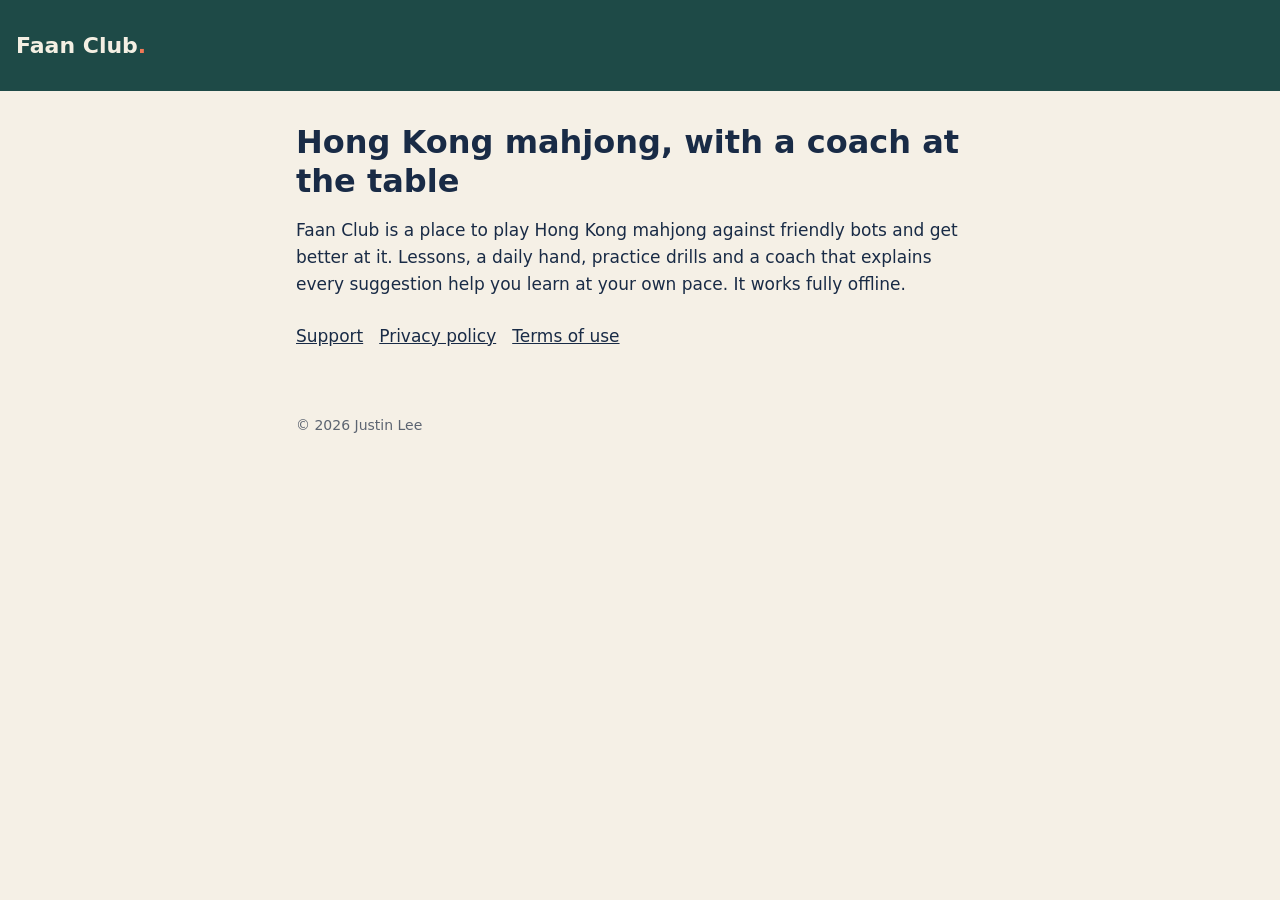
<file: index.html>
<!doctype html>
<html lang="en">
<head>
<meta charset="utf-8">
<meta name="viewport" content="width=device-width, initial-scale=1">
<title>Faan Club</title>
<meta name="description" content="Hong Kong mahjong to play and learn, with a coach at the table.">
<link rel="stylesheet" href="style.css">
</head>
<body>
<header><a href="./">Faan Club<span>.</span></a></header>
<main>
<h1>Hong Kong mahjong, with a coach at the table</h1>
<p>Faan Club is a place to play Hong Kong mahjong against friendly bots and get better at it. Lessons, a daily hand, practice drills and a coach that explains every suggestion help you learn at your own pace. It works fully offline.</p>
<nav>
<a href="support.html">Support</a>
<a href="privacy.html">Privacy policy</a>
<a href="terms.html">Terms of use</a>
</nav>
</main>
<footer>© 2026 Justin Lee</footer>
</body>
</html>
</file>
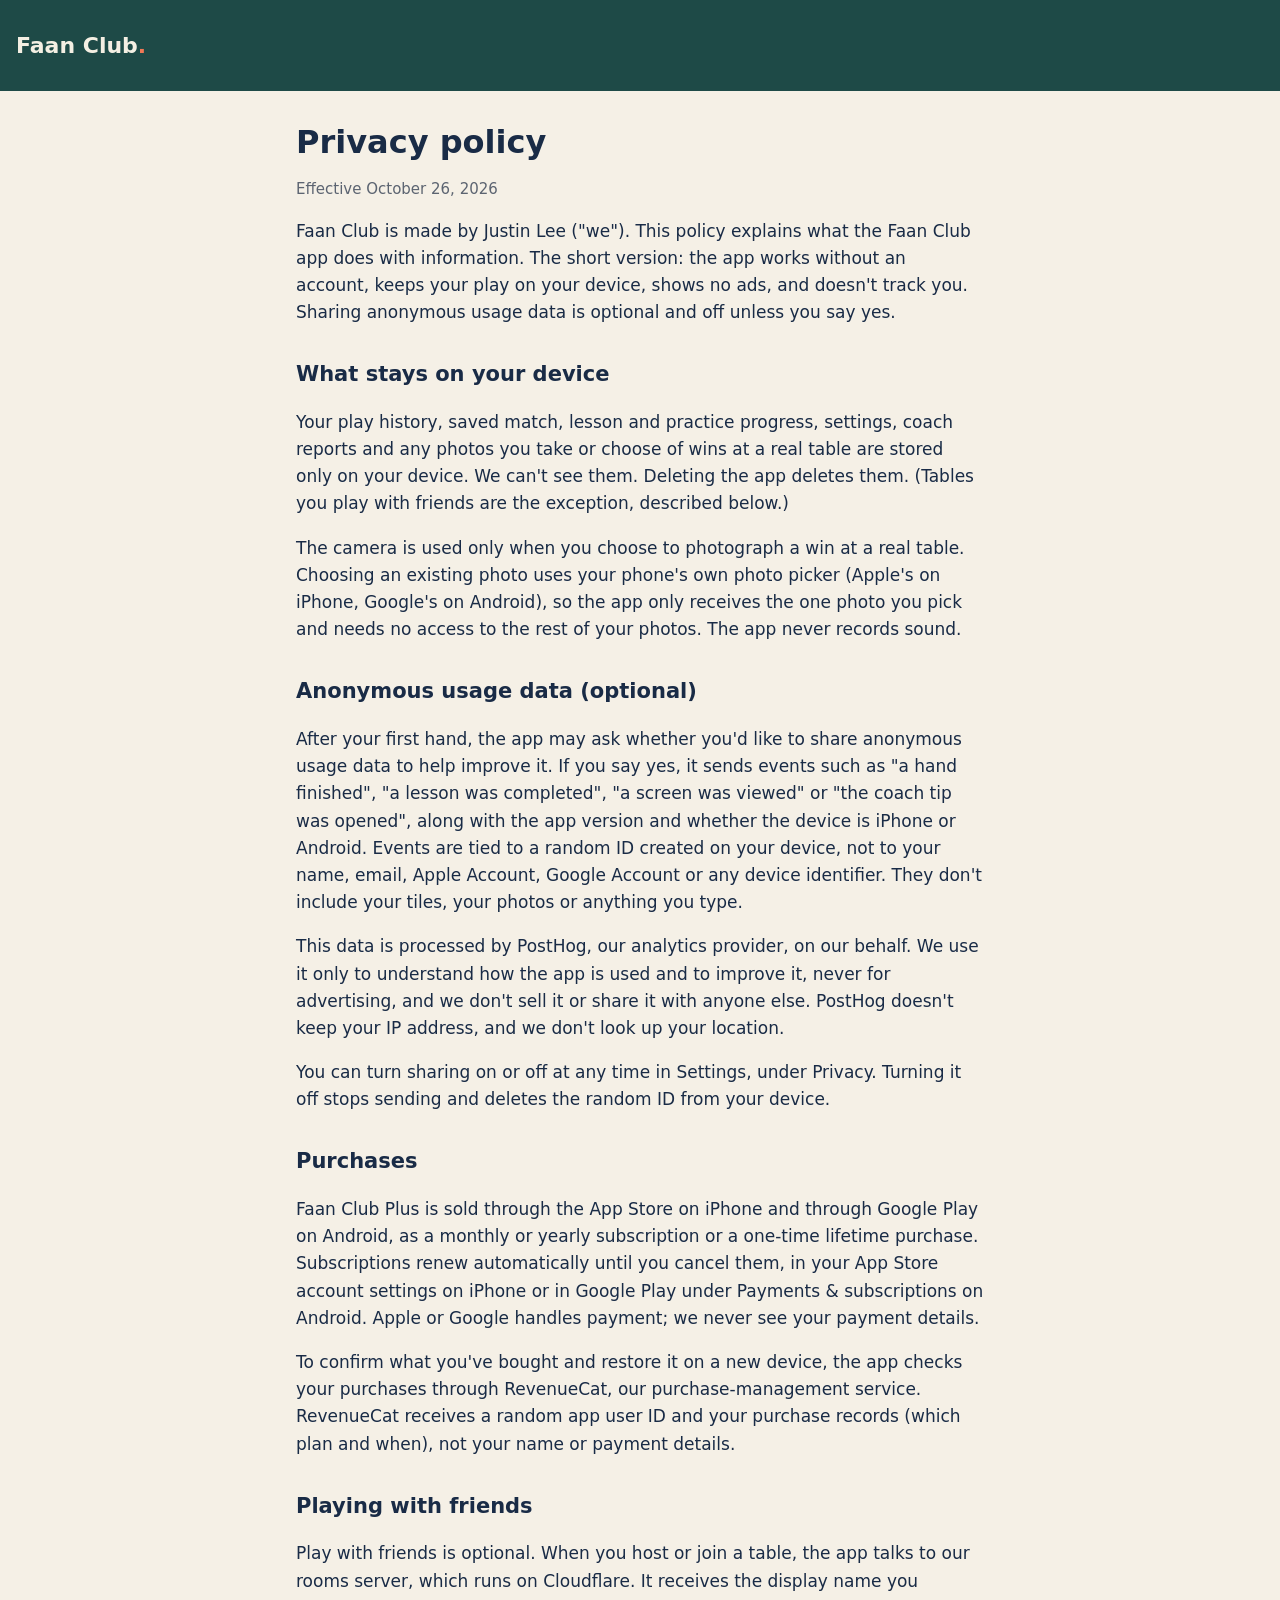
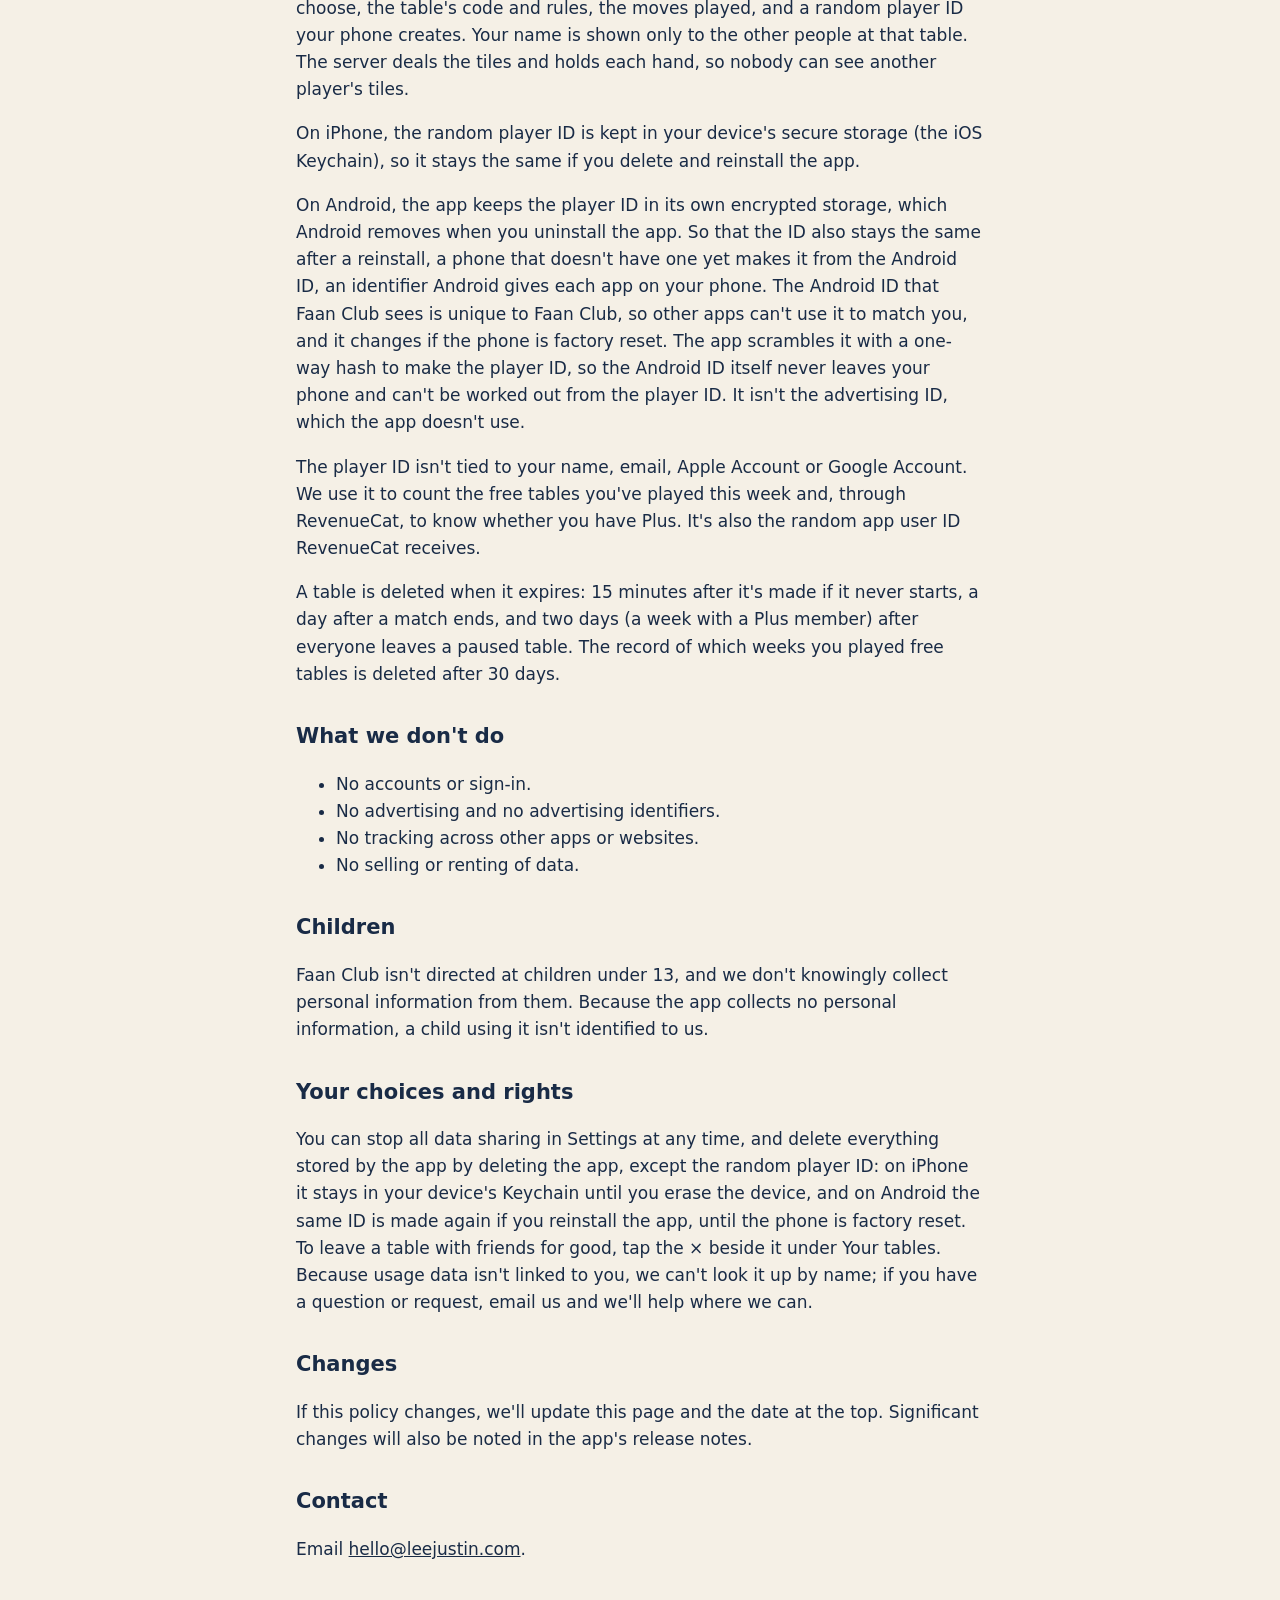
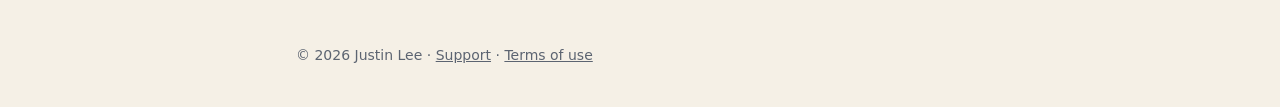
<file: privacy.html>
<!doctype html>
<html lang="en">
<head>
<meta charset="utf-8">
<meta name="viewport" content="width=device-width, initial-scale=1">
<title>Faan Club Privacy Policy</title>
<link rel="stylesheet" href="style.css">
</head>
<body>
<header><a href="./">Faan Club<span>.</span></a></header>
<main>
<h1>Privacy policy</h1>
<p class="muted">Effective October 26, 2026</p>

<p>Faan Club is made by Justin Lee ("we"). This policy explains what the Faan Club app does with information. The short version: the app works without an account, keeps your play on your device, shows no ads, and doesn't track you. Sharing anonymous usage data is optional and off unless you say yes.</p>

<h2>What stays on your device</h2>
<p>Your play history, saved match, lesson and practice progress, settings, coach reports and any photos you take or choose of wins at a real table are stored only on your device. We can't see them. Deleting the app deletes them. (Tables you play with friends are the exception, described below.)</p>
<p>The camera is used only when you choose to photograph a win at a real table. Choosing an existing photo uses your phone's own photo picker (Apple's on iPhone, Google's on Android), so the app only receives the one photo you pick and needs no access to the rest of your photos. The app never records sound.</p>

<h2>Anonymous usage data (optional)</h2>
<p>After your first hand, the app may ask whether you'd like to share anonymous usage data to help improve it. If you say yes, it sends events such as "a hand finished", "a lesson was completed", "a screen was viewed" or "the coach tip was opened", along with the app version and whether the device is iPhone or Android. Events are tied to a random ID created on your device, not to your name, email, Apple Account, Google Account or any device identifier. They don't include your tiles, your photos or anything you type.</p>
<p>This data is processed by PostHog, our analytics provider, on our behalf. We use it only to understand how the app is used and to improve it, never for advertising, and we don't sell it or share it with anyone else. PostHog doesn't keep your IP address, and we don't look up your location.</p>
<p>You can turn sharing on or off at any time in Settings, under Privacy. Turning it off stops sending and deletes the random ID from your device.</p>

<h2>Purchases</h2>
<p>Faan Club Plus is sold through the App Store on iPhone and through Google Play on Android, as a monthly or yearly subscription or a one-time lifetime purchase. Subscriptions renew automatically until you cancel them, in your App Store account settings on iPhone or in Google Play under Payments &amp; subscriptions on Android. Apple or Google handles payment; we never see your payment details.</p>
<p>To confirm what you've bought and restore it on a new device, the app checks your purchases through RevenueCat, our purchase-management service. RevenueCat receives a random app user ID and your purchase records (which plan and when), not your name or payment details.</p>

<h2>Playing with friends</h2>
<p>Play with friends is optional. When you host or join a table, the app talks to our rooms server, which runs on Cloudflare. It receives the display name you choose, the table's code and rules, the moves played, and a random player ID your phone creates. Your name is shown only to the other people at that table. The server deals the tiles and holds each hand, so nobody can see another player's tiles.</p>
<p>On iPhone, the random player ID is kept in your device's secure storage (the iOS Keychain), so it stays the same if you delete and reinstall the app.</p>
<p>On Android, the app keeps the player ID in its own encrypted storage, which Android removes when you uninstall the app. So that the ID also stays the same after a reinstall, a phone that doesn't have one yet makes it from the Android ID, an identifier Android gives each app on your phone. The Android ID that Faan Club sees is unique to Faan Club, so other apps can't use it to match you, and it changes if the phone is factory reset. The app scrambles it with a one-way hash to make the player ID, so the Android ID itself never leaves your phone and can't be worked out from the player ID. It isn't the advertising ID, which the app doesn't use.</p>
<p>The player ID isn't tied to your name, email, Apple Account or Google Account. We use it to count the free tables you've played this week and, through RevenueCat, to know whether you have Plus. It's also the random app user ID RevenueCat receives.</p>
<p>A table is deleted when it expires: 15 minutes after it's made if it never starts, a day after a match ends, and two days (a week with a Plus member) after everyone leaves a paused table. The record of which weeks you played free tables is deleted after 30 days.</p>

<h2>What we don't do</h2>
<ul>
<li>No accounts or sign-in.</li>
<li>No advertising and no advertising identifiers.</li>
<li>No tracking across other apps or websites.</li>
<li>No selling or renting of data.</li>
</ul>

<h2>Children</h2>
<p>Faan Club isn't directed at children under 13, and we don't knowingly collect personal information from them. Because the app collects no personal information, a child using it isn't identified to us.</p>

<h2>Your choices and rights</h2>
<p>You can stop all data sharing in Settings at any time, and delete everything stored by the app by deleting the app, except the random player ID: on iPhone it stays in your device's Keychain until you erase the device, and on Android the same ID is made again if you reinstall the app, until the phone is factory reset. To leave a table with friends for good, tap the × beside it under Your tables. Because usage data isn't linked to you, we can't look it up by name; if you have a question or request, email us and we'll help where we can.</p>

<h2>Changes</h2>
<p>If this policy changes, we'll update this page and the date at the top. Significant changes will also be noted in the app's release notes.</p>

<h2>Contact</h2>
<p>Email <a href="mailto:hello@leejustin.com">hello@leejustin.com</a>.</p>
</main>
<footer>© 2026 Justin Lee · <a href="support.html">Support</a> · <a href="terms.html">Terms of use</a></footer>
</body>
</html>
</file>
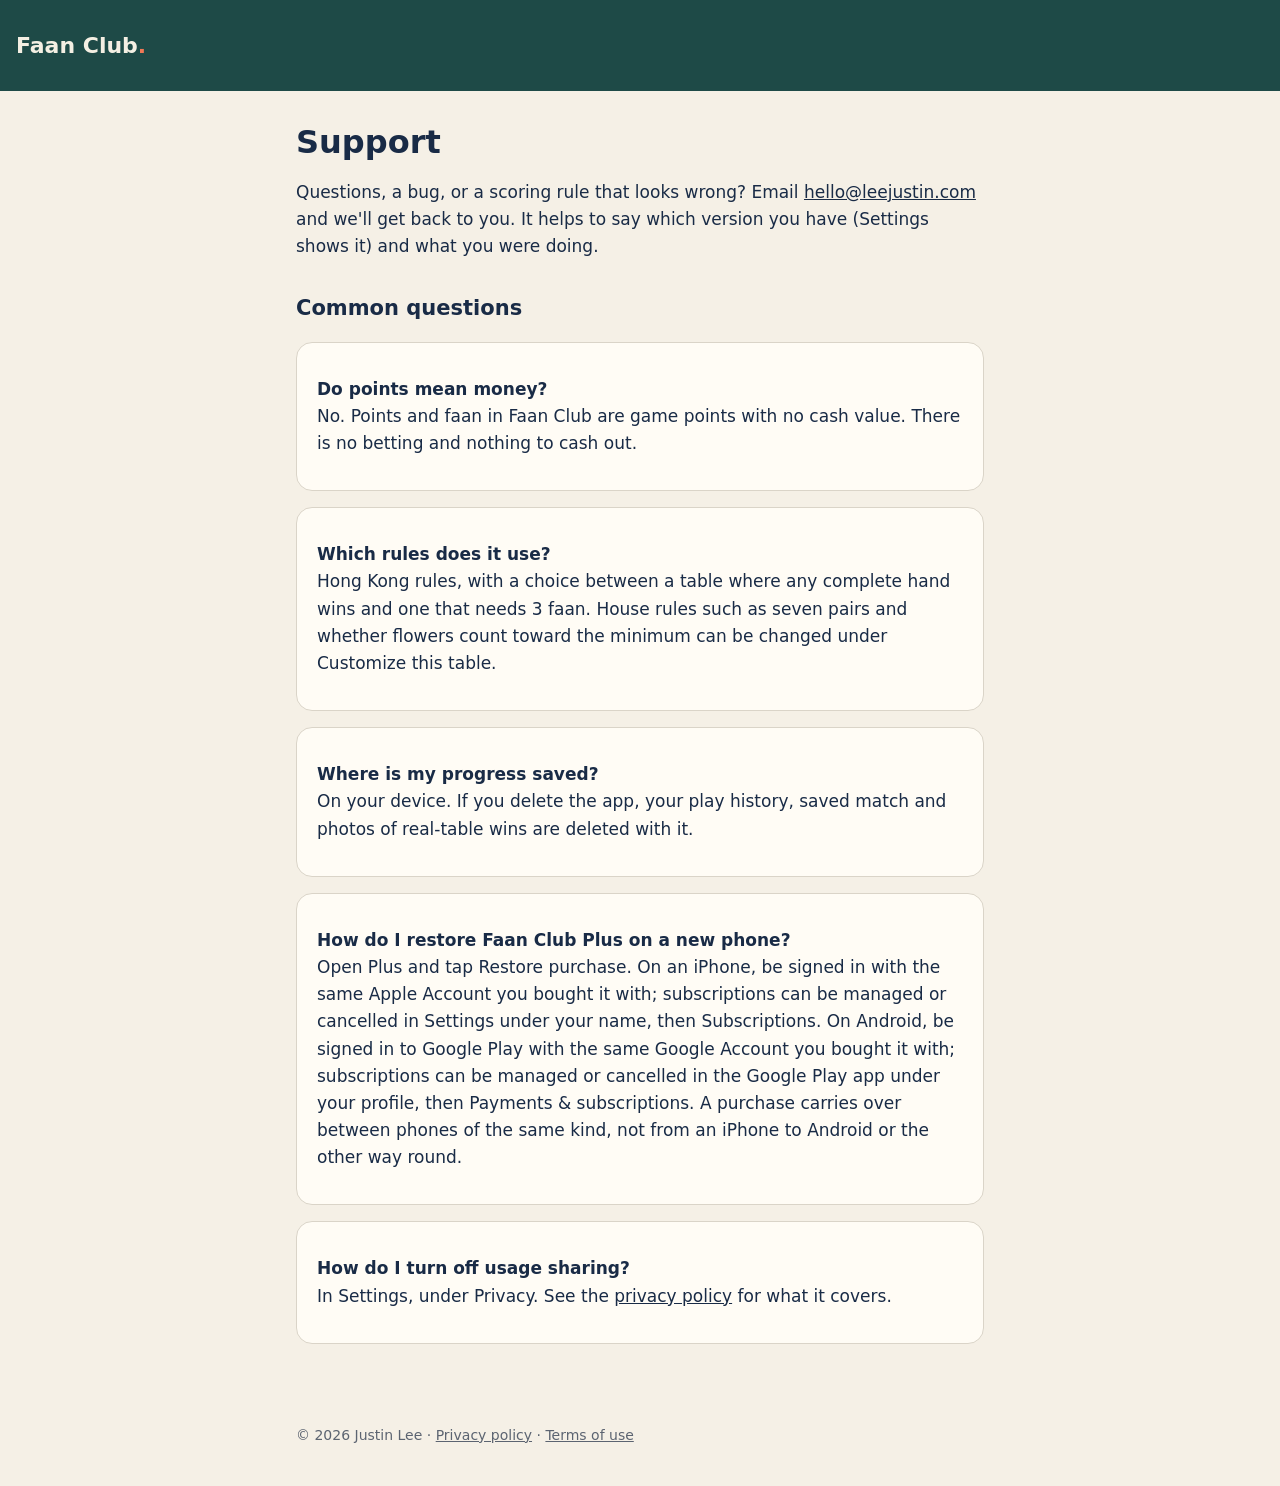
<file: support.html>
<!doctype html>
<html lang="en">
<head>
<meta charset="utf-8">
<meta name="viewport" content="width=device-width, initial-scale=1">
<title>Faan Club Support</title>
<link rel="stylesheet" href="style.css">
</head>
<body>
<header><a href="./">Faan Club<span>.</span></a></header>
<main>
<h1>Support</h1>
<p>Questions, a bug, or a scoring rule that looks wrong? Email <a href="mailto:hello@leejustin.com">hello@leejustin.com</a> and we'll get back to you. It helps to say which version you have (Settings shows it) and what you were doing.</p>

<h2>Common questions</h2>
<div class="card">
<p><strong>Do points mean money?</strong><br>No. Points and faan in Faan Club are game points with no cash value. There is no betting and nothing to cash out.</p>
</div>
<div class="card">
<p><strong>Which rules does it use?</strong><br>Hong Kong rules, with a choice between a table where any complete hand wins and one that needs 3 faan. House rules such as seven pairs and whether flowers count toward the minimum can be changed under Customize this table.</p>
</div>
<div class="card">
<p><strong>Where is my progress saved?</strong><br>On your device. If you delete the app, your play history, saved match and photos of real-table wins are deleted with it.</p>
</div>
<div class="card">
<p><strong>How do I restore Faan Club Plus on a new phone?</strong><br>Open Plus and tap Restore purchase. On an iPhone, be signed in with the same Apple Account you bought it with; subscriptions can be managed or cancelled in Settings under your name, then Subscriptions. On Android, be signed in to Google Play with the same Google Account you bought it with; subscriptions can be managed or cancelled in the Google Play app under your profile, then Payments &amp; subscriptions. A purchase carries over between phones of the same kind, not from an iPhone to Android or the other way round.</p>
</div>
<div class="card">
<p><strong>How do I turn off usage sharing?</strong><br>In Settings, under Privacy. See the <a href="privacy.html">privacy policy</a> for what it covers.</p>
</div>
</main>
<footer>© 2026 Justin Lee · <a href="privacy.html">Privacy policy</a> · <a href="terms.html">Terms of use</a></footer>
</body>
</html>
</file>
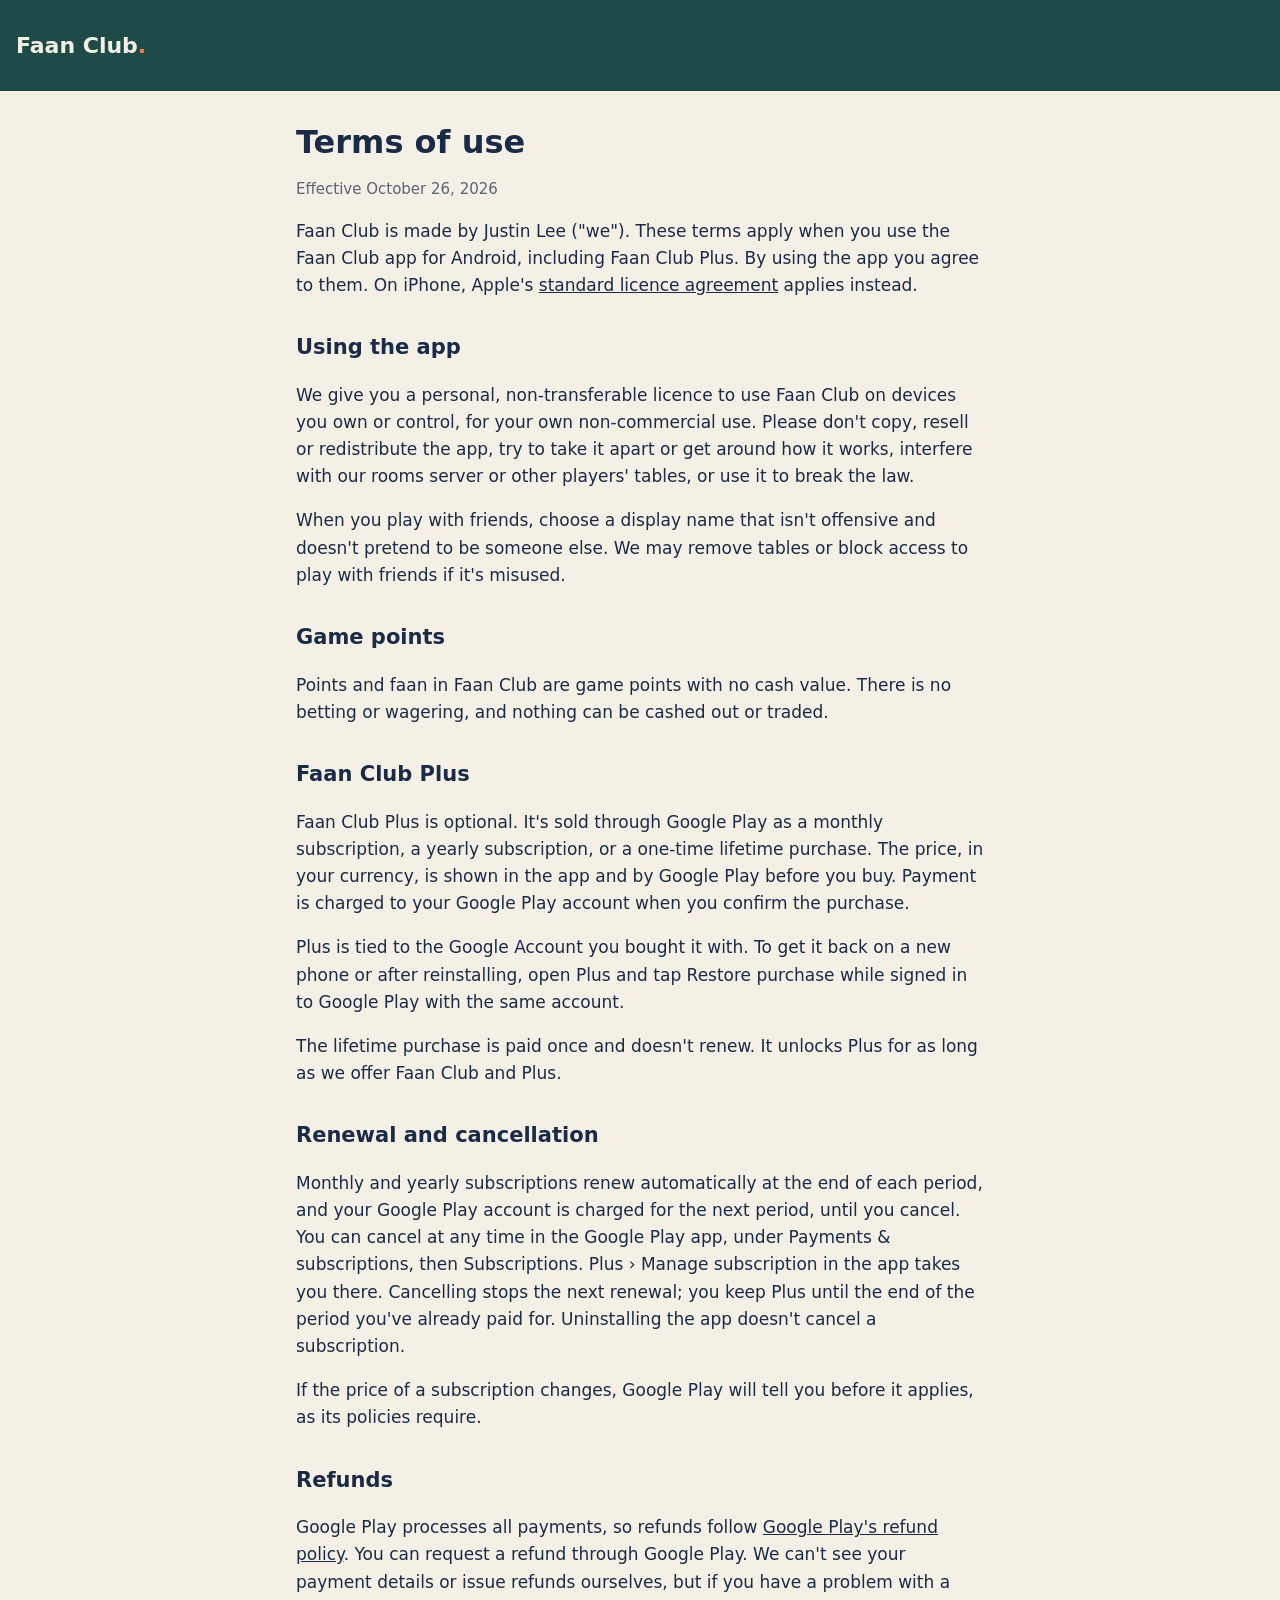
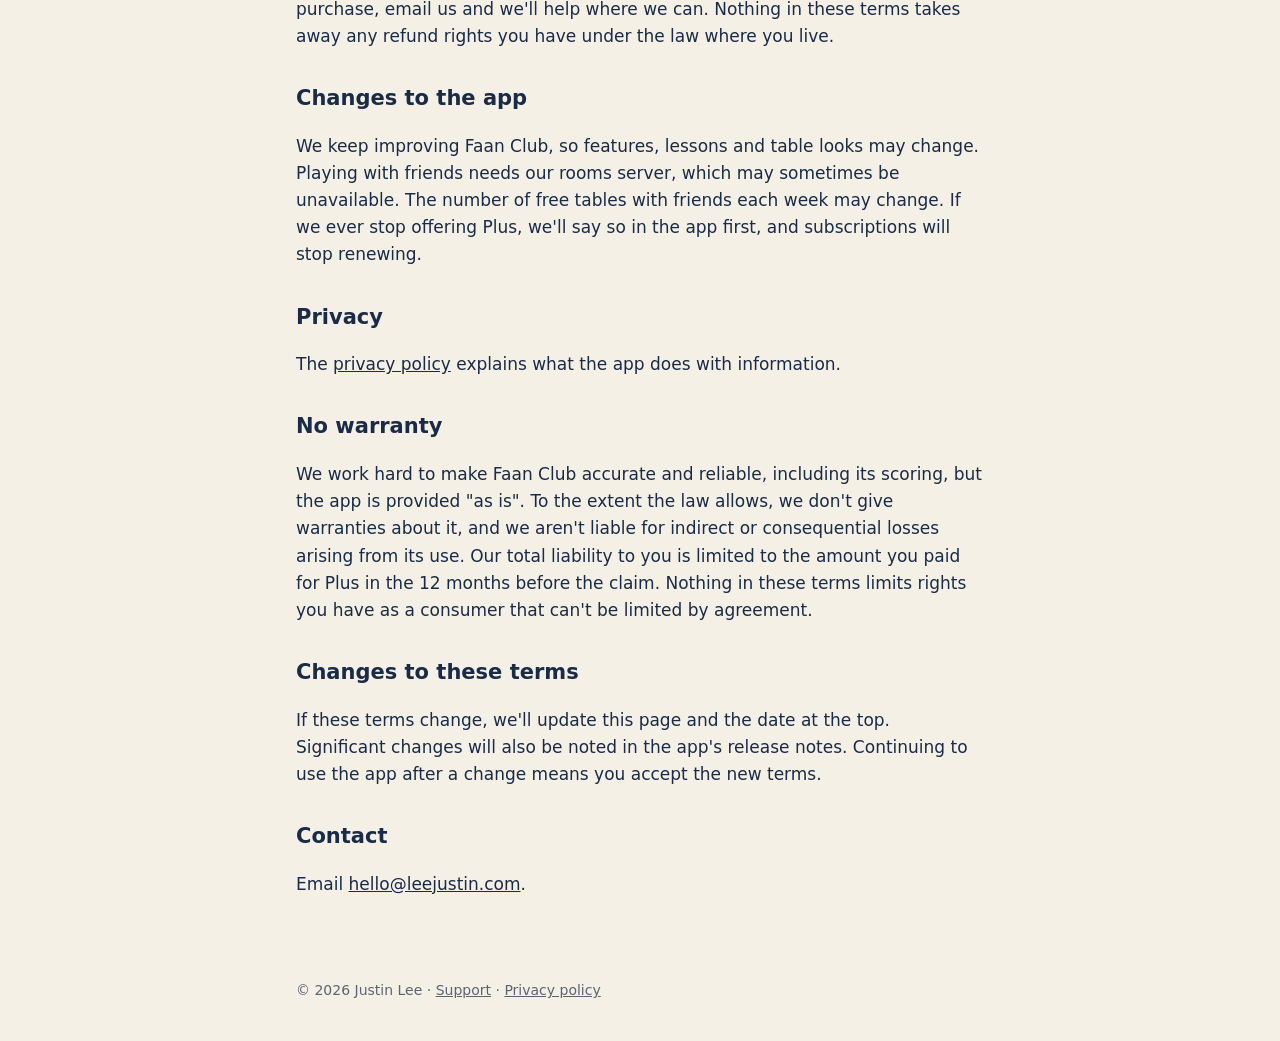
<file: terms.html>
<!doctype html>
<html lang="en">
<head>
<meta charset="utf-8">
<meta name="viewport" content="width=device-width, initial-scale=1">
<title>Faan Club Terms of Use</title>
<link rel="stylesheet" href="style.css">
</head>
<body>
<header><a href="./">Faan Club<span>.</span></a></header>
<main>
<h1>Terms of use</h1>
<p class="muted">Effective October 26, 2026</p>

<p>Faan Club is made by Justin Lee ("we"). These terms apply when you use the Faan Club app for Android, including Faan Club Plus. By using the app you agree to them. On iPhone, Apple's <a href="https://www.apple.com/legal/internet-services/itunes/dev/stdeula/">standard licence agreement</a> applies instead.</p>

<h2>Using the app</h2>
<p>We give you a personal, non-transferable licence to use Faan Club on devices you own or control, for your own non-commercial use. Please don't copy, resell or redistribute the app, try to take it apart or get around how it works, interfere with our rooms server or other players' tables, or use it to break the law.</p>
<p>When you play with friends, choose a display name that isn't offensive and doesn't pretend to be someone else. We may remove tables or block access to play with friends if it's misused.</p>

<h2>Game points</h2>
<p>Points and faan in Faan Club are game points with no cash value. There is no betting or wagering, and nothing can be cashed out or traded.</p>

<h2>Faan Club Plus</h2>
<p>Faan Club Plus is optional. It's sold through Google Play as a monthly subscription, a yearly subscription, or a one-time lifetime purchase. The price, in your currency, is shown in the app and by Google Play before you buy. Payment is charged to your Google Play account when you confirm the purchase.</p>
<p>Plus is tied to the Google Account you bought it with. To get it back on a new phone or after reinstalling, open Plus and tap Restore purchase while signed in to Google Play with the same account.</p>
<p>The lifetime purchase is paid once and doesn't renew. It unlocks Plus for as long as we offer Faan Club and Plus.</p>

<h2>Renewal and cancellation</h2>
<p>Monthly and yearly subscriptions renew automatically at the end of each period, and your Google Play account is charged for the next period, until you cancel. You can cancel at any time in the Google Play app, under Payments &amp; subscriptions, then Subscriptions. Plus › Manage subscription in the app takes you there. Cancelling stops the next renewal; you keep Plus until the end of the period you've already paid for. Uninstalling the app doesn't cancel a subscription.</p>
<p>If the price of a subscription changes, Google Play will tell you before it applies, as its policies require.</p>

<h2>Refunds</h2>
<p>Google Play processes all payments, so refunds follow <a href="https://support.google.com/googleplay/answer/2479637">Google Play's refund policy</a>. You can request a refund through Google Play. We can't see your payment details or issue refunds ourselves, but if you have a problem with a purchase, email us and we'll help where we can. Nothing in these terms takes away any refund rights you have under the law where you live.</p>

<h2>Changes to the app</h2>
<p>We keep improving Faan Club, so features, lessons and table looks may change. Playing with friends needs our rooms server, which may sometimes be unavailable. The number of free tables with friends each week may change. If we ever stop offering Plus, we'll say so in the app first, and subscriptions will stop renewing.</p>

<h2>Privacy</h2>
<p>The <a href="privacy.html">privacy policy</a> explains what the app does with information.</p>

<h2>No warranty</h2>
<p>We work hard to make Faan Club accurate and reliable, including its scoring, but the app is provided "as is". To the extent the law allows, we don't give warranties about it, and we aren't liable for indirect or consequential losses arising from its use. Our total liability to you is limited to the amount you paid for Plus in the 12 months before the claim. Nothing in these terms limits rights you have as a consumer that can't be limited by agreement.</p>

<h2>Changes to these terms</h2>
<p>If these terms change, we'll update this page and the date at the top. Significant changes will also be noted in the app's release notes. Continuing to use the app after a change means you accept the new terms.</p>

<h2>Contact</h2>
<p>Email <a href="mailto:hello@leejustin.com">hello@leejustin.com</a>.</p>
</main>
<footer>© 2026 Justin Lee · <a href="support.html">Support</a> · <a href="privacy.html">Privacy policy</a></footer>
</body>
</html>
</file>
<file: style.css>
:root {
	--paper: #f5f0e6;
	--card: #fffcf5;
	--ink: #192b46;
	--muted: #5c6471;
	--line: #dad4c8;
	--felt: #1e4a47;
	--coral: #f07856;
}
@media (prefers-color-scheme: dark) {
	:root {
		--paper: #0f1317;
		--card: #171d23;
		--ink: #f4efe3;
		--muted: #a9b2b8;
		--line: #2a333b;
	}
}
* { box-sizing: border-box; }
body {
	margin: 0;
	background: var(--paper);
	color: var(--ink);
	font: 17px/1.6 -apple-system, BlinkMacSystemFont, "Segoe UI", system-ui, sans-serif;
}
header {
	background: var(--felt);
	color: #f4efe3;
	padding: 28px 16px;
}
header a { color: #f4efe3; text-decoration: none; font-weight: 800; font-size: 22px; }
header a span { color: var(--coral); }
main { max-width: 720px; margin: 0 auto; padding: 24px 16px 64px; }
h1 { font-size: 32px; line-height: 1.2; margin: 8px 0 4px; }
h2 { font-size: 21px; margin: 32px 0 8px; }
p, li { color: var(--ink); }
.muted { color: var(--muted); font-size: 15px; }
.card {
	background: var(--card);
	border: 1px solid var(--line);
	border-radius: 16px;
	padding: 16px 20px;
	margin: 16px 0;
}
a { color: inherit; }
nav { display: flex; gap: 16px; flex-wrap: wrap; margin-top: 24px; }
footer { max-width: 720px; margin: 0 auto; padding: 0 16px 40px; color: var(--muted); font-size: 14px; }
</file>
